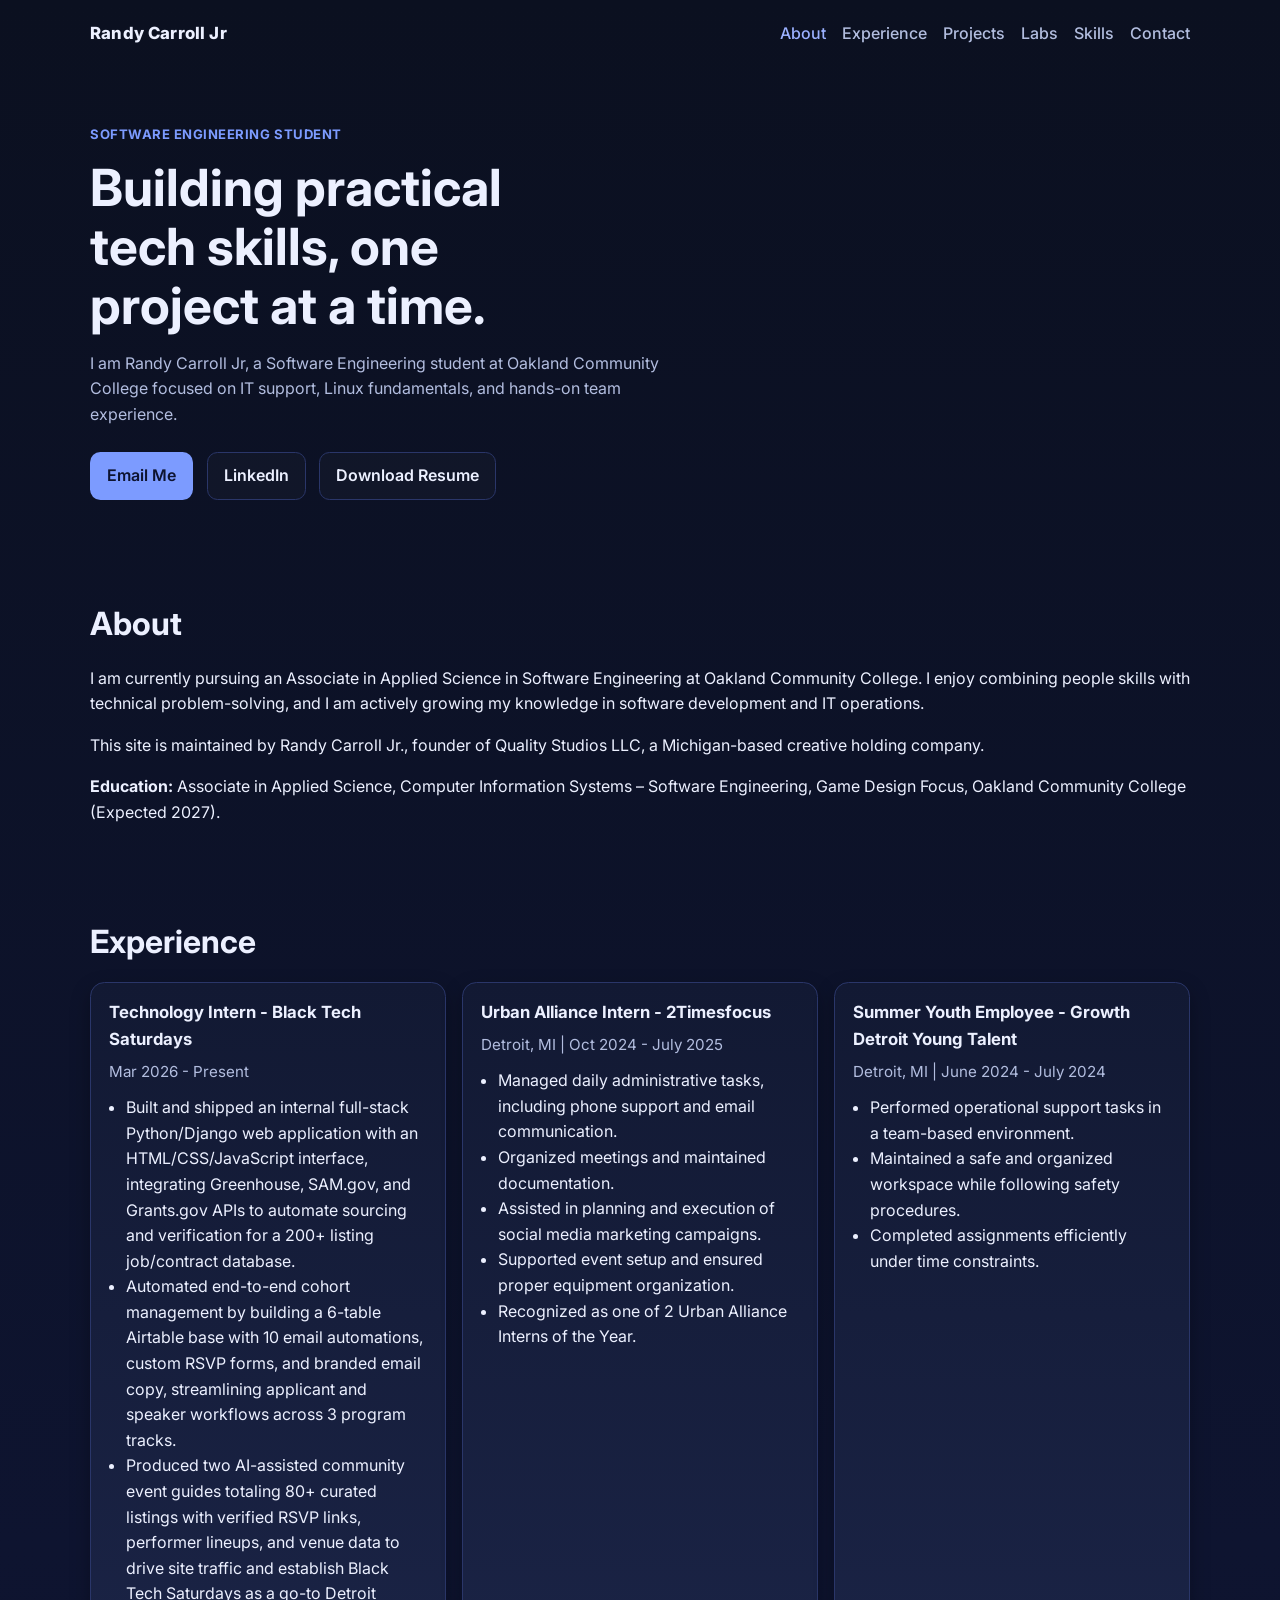
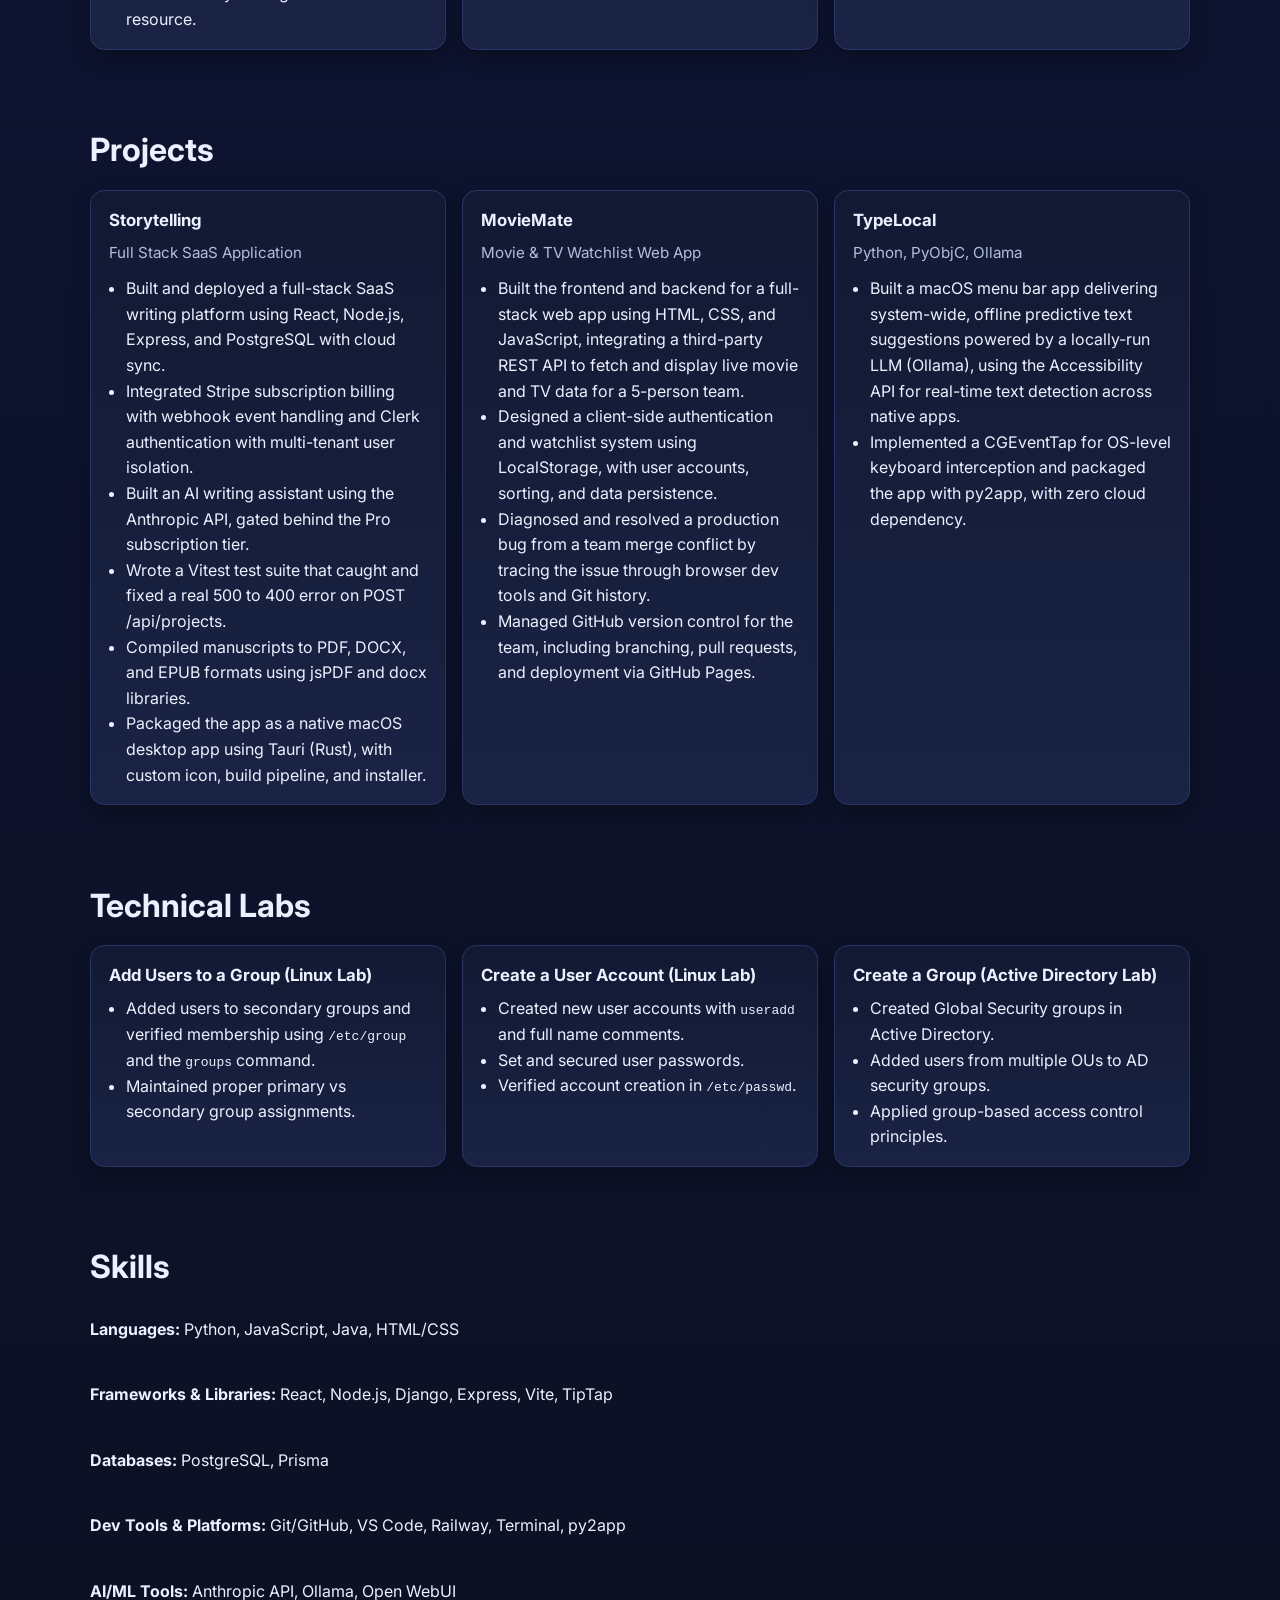
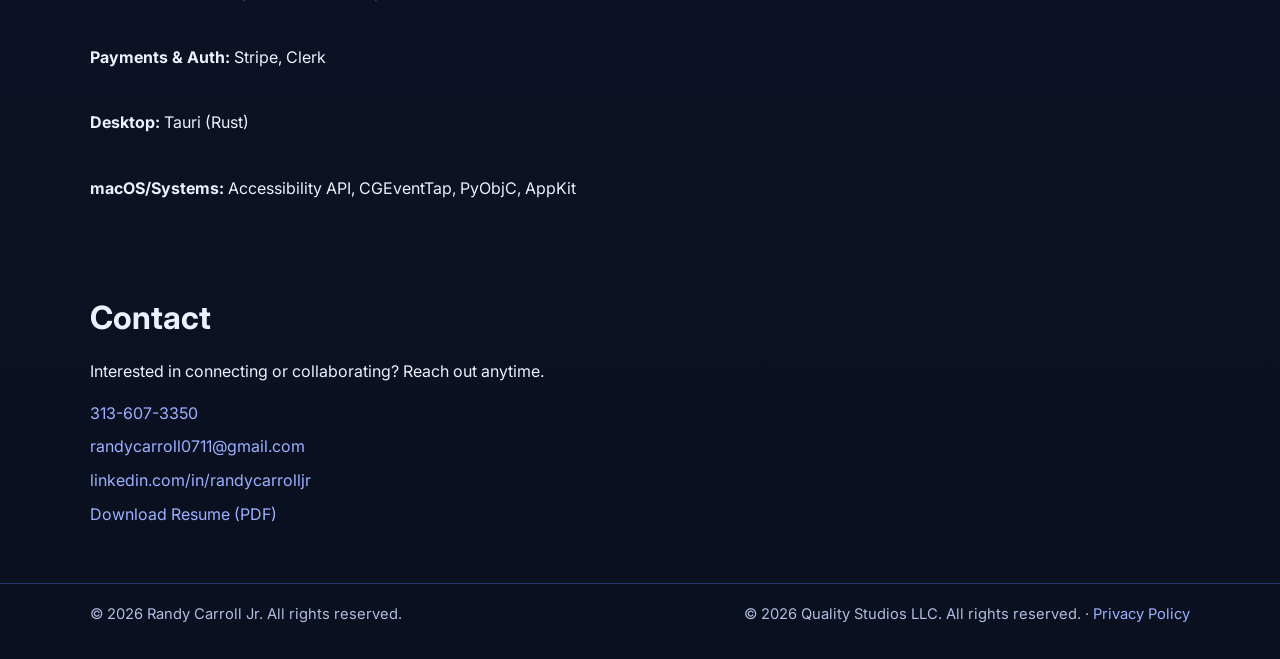
<file: index.html>
<!doctype html>
<html lang="en">
  <head>
    <meta charset="UTF-8" />
    <meta name="viewport" content="width=device-width, initial-scale=1.0" />
    <title>Randy Carroll Jr | Quality Studios LLC</title>
    <meta
      name="description"
      content="Personal website for Randy Carroll Jr, Software Engineering student and founder of Quality Studios LLC."
    />
    <link rel="preconnect" href="https://fonts.googleapis.com" />
    <link rel="preconnect" href="https://fonts.gstatic.com" crossorigin />
    <link
      href="https://fonts.googleapis.com/css2?family=Inter:wght@400;500;600;700;800&display=swap"
      rel="stylesheet"
    />
    <link rel="stylesheet" href="styles.css" />
  </head>
  <body>
    <a class="skip-link" href="#main-content">Skip to main content</a>
    <header class="hero">
      <nav class="nav container">
        <a class="logo" href="#top">Randy Carroll Jr</a>
        <div class="nav-links">
          <a href="#about">About</a>
          <a href="#experience">Experience</a>
          <a href="#projects">Projects</a>
          <a href="#labs">Labs</a>
          <a href="#skills">Skills</a>
          <a href="#contact">Contact</a>
        </div>
      </nav>
      <div class="hero-content container" id="top">
        <p class="eyebrow">Software Engineering Student</p>
        <h1>Building practical tech skills, one project at a time.</h1>
        <p class="hero-text">
          I am Randy Carroll Jr, a Software Engineering student at Oakland Community College
          focused on IT support, Linux fundamentals, and hands-on team experience.
        </p>
        <div class="hero-actions">
          <a class="btn btn-primary" href="mailto:randycarroll0711@gmail.com">Email Me</a>
          <a class="btn btn-secondary" href="https://linkedin.com/in/randycarrolljr" target="_blank" rel="noreferrer">LinkedIn</a>
          <a class="btn btn-secondary" href="resume.pdf" download>Download Resume</a>
        </div>
      </div>
    </header>

    <main id="main-content">
      <section class="section container reveal" id="about">
        <h2>About</h2>
        <p>
          I am currently pursuing an Associate in Applied Science in Software Engineering at
          Oakland Community College. I enjoy combining people skills with technical problem-solving,
          and I am actively growing my knowledge in software development and IT operations.
        </p>
        <p>
          This site is maintained by Randy Carroll Jr., founder of Quality Studios LLC, a
          Michigan-based creative holding company.
        </p>
        <p>
          <strong>Education:</strong> Associate in Applied Science, Computer Information Systems –
          Software Engineering, Game Design Focus, Oakland Community College (Expected 2027).
        </p>
      </section>

      <section class="section container reveal" id="experience">
        <h2>Experience</h2>
        <div class="card-grid">
          <article class="card">
            <h3>Technology Intern - Black Tech Saturdays</h3>
            <p class="meta">Mar 2026 - Present</p>
            <ul>
              <li>Built and shipped an internal full-stack Python/Django web application with an HTML/CSS/JavaScript interface, integrating Greenhouse, SAM.gov, and Grants.gov APIs to automate sourcing and verification for a 200+ listing job/contract database.</li>
              <li>Automated end-to-end cohort management by building a 6-table Airtable base with 10 email automations, custom RSVP forms, and branded email copy, streamlining applicant and speaker workflows across 3 program tracks.</li>
              <li>Produced two AI-assisted community event guides totaling 80+ curated listings with verified RSVP links, performer lineups, and venue data to drive site traffic and establish Black Tech Saturdays as a go-to Detroit resource.</li>
            </ul>
          </article>

          <article class="card">
            <h3>Urban Alliance Intern - 2Timesfocus</h3>
            <p class="meta">Detroit, MI | Oct 2024 - July 2025</p>
            <ul>
              <li>Managed daily administrative tasks, including phone support and email communication.</li>
              <li>Organized meetings and maintained documentation.</li>
              <li>Assisted in planning and execution of social media marketing campaigns.</li>
              <li>Supported event setup and ensured proper equipment organization.</li>
              <li>Recognized as one of 2 Urban Alliance Interns of the Year.</li>
            </ul>
          </article>

          <article class="card">
            <h3>Summer Youth Employee - Growth Detroit Young Talent</h3>
            <p class="meta">Detroit, MI | June 2024 - July 2024</p>
            <ul>
              <li>Performed operational support tasks in a team-based environment.</li>
              <li>Maintained a safe and organized workspace while following safety procedures.</li>
              <li>Completed assignments efficiently under time constraints.</li>
            </ul>
          </article>
        </div>
      </section>

      <section class="section container reveal" id="projects">
        <h2>Projects</h2>
        <div class="card-grid">
          <article class="card">
            <h3>Storytelling</h3>
            <p class="meta">Full Stack SaaS Application</p>
            <ul>
              <li>Built and deployed a full-stack SaaS writing platform using React, Node.js, Express, and PostgreSQL with cloud sync.</li>
              <li>Integrated Stripe subscription billing with webhook event handling and Clerk authentication with multi-tenant user isolation.</li>
              <li>Built an AI writing assistant using the Anthropic API, gated behind the Pro subscription tier.</li>
              <li>Wrote a Vitest test suite that caught and fixed a real 500 to 400 error on POST /api/projects.</li>
              <li>Compiled manuscripts to PDF, DOCX, and EPUB formats using jsPDF and docx libraries.</li>
              <li>Packaged the app as a native macOS desktop app using Tauri (Rust), with custom icon, build pipeline, and installer.</li>
            </ul>
          </article>

          <article class="card">
            <h3>MovieMate</h3>
            <p class="meta">Movie &amp; TV Watchlist Web App</p>
            <ul>
              <li>Built the frontend and backend for a full-stack web app using HTML, CSS, and JavaScript, integrating a third-party REST API to fetch and display live movie and TV data for a 5-person team.</li>
              <li>Designed a client-side authentication and watchlist system using LocalStorage, with user accounts, sorting, and data persistence.</li>
              <li>Diagnosed and resolved a production bug from a team merge conflict by tracing the issue through browser dev tools and Git history.</li>
              <li>Managed GitHub version control for the team, including branching, pull requests, and deployment via GitHub Pages.</li>
            </ul>
          </article>

          <article class="card">
            <h3>TypeLocal</h3>
            <p class="meta">Python, PyObjC, Ollama</p>
            <ul>
              <li>Built a macOS menu bar app delivering system-wide, offline predictive text suggestions powered by a locally-run LLM (Ollama), using the Accessibility API for real-time text detection across native apps.</li>
              <li>Implemented a CGEventTap for OS-level keyboard interception and packaged the app with py2app, with zero cloud dependency.</li>
            </ul>
          </article>
        </div>
      </section>

      <section class="section container reveal" id="labs">
        <h2>Technical Labs</h2>
        <div class="card-grid">
          <article class="card">
            <h3>Add Users to a Group (Linux Lab)</h3>
            <ul>
              <li>Added users to secondary groups and verified membership using <code>/etc/group</code> and the <code>groups</code> command.</li>
              <li>Maintained proper primary vs secondary group assignments.</li>
            </ul>
          </article>

          <article class="card">
            <h3>Create a User Account (Linux Lab)</h3>
            <ul>
              <li>Created new user accounts with <code>useradd</code> and full name comments.</li>
              <li>Set and secured user passwords.</li>
              <li>Verified account creation in <code>/etc/passwd</code>.</li>
            </ul>
          </article>

          <article class="card">
            <h3>Create a Group (Active Directory Lab)</h3>
            <ul>
              <li>Created Global Security groups in Active Directory.</li>
              <li>Added users from multiple OUs to AD security groups.</li>
              <li>Applied group-based access control principles.</li>
            </ul>
          </article>
        </div>
      </section>

      <section class="section container reveal" id="skills">
        <h2>Skills</h2>
        <div class="skills">
          <p><strong>Languages:</strong> Python, JavaScript, Java, HTML/CSS</p>
          <p><strong>Frameworks &amp; Libraries:</strong> React, Node.js, Django, Express, Vite, TipTap</p>
          <p><strong>Databases:</strong> PostgreSQL, Prisma</p>
          <p><strong>Dev Tools &amp; Platforms:</strong> Git/GitHub, VS Code, Railway, Terminal, py2app</p>
          <p><strong>AI/ML Tools:</strong> Anthropic API, Ollama, Open WebUI</p>
          <p><strong>Payments &amp; Auth:</strong> Stripe, Clerk</p>
          <p><strong>Desktop:</strong> Tauri (Rust)</p>
          <p><strong>macOS/Systems:</strong> Accessibility API, CGEventTap, PyObjC, AppKit</p>
        </div>
      </section>

      <section class="section container reveal" id="contact">
        <h2>Contact</h2>
        <p>Interested in connecting or collaborating? Reach out anytime.</p>
        <div class="contact-list">
          <a href="tel:+13136073350">313-607-3350</a>
          <a href="mailto:randycarroll0711@gmail.com">randycarroll0711@gmail.com</a>
          <a href="https://linkedin.com/in/randycarrolljr" target="_blank" rel="noreferrer">linkedin.com/in/randycarrolljr</a>
          <a href="resume.pdf" download>Download Resume (PDF)</a>
        </div>
      </section>
    </main>

    <footer class="footer">
      <div class="container footer-content">
        <p>© <span id="year"></span> Randy Carroll Jr. All rights reserved.</p>
        <p class="footer-secondary">© 2026 Quality Studios LLC. All rights reserved. · <a href="privacy.html">Privacy Policy</a></p>
      </div>
    </footer>

    <button class="back-to-top" id="backToTop" aria-label="Back to top">Top</button>

    <script src="script.js" defer></script>
  </body>
</html>
</file>
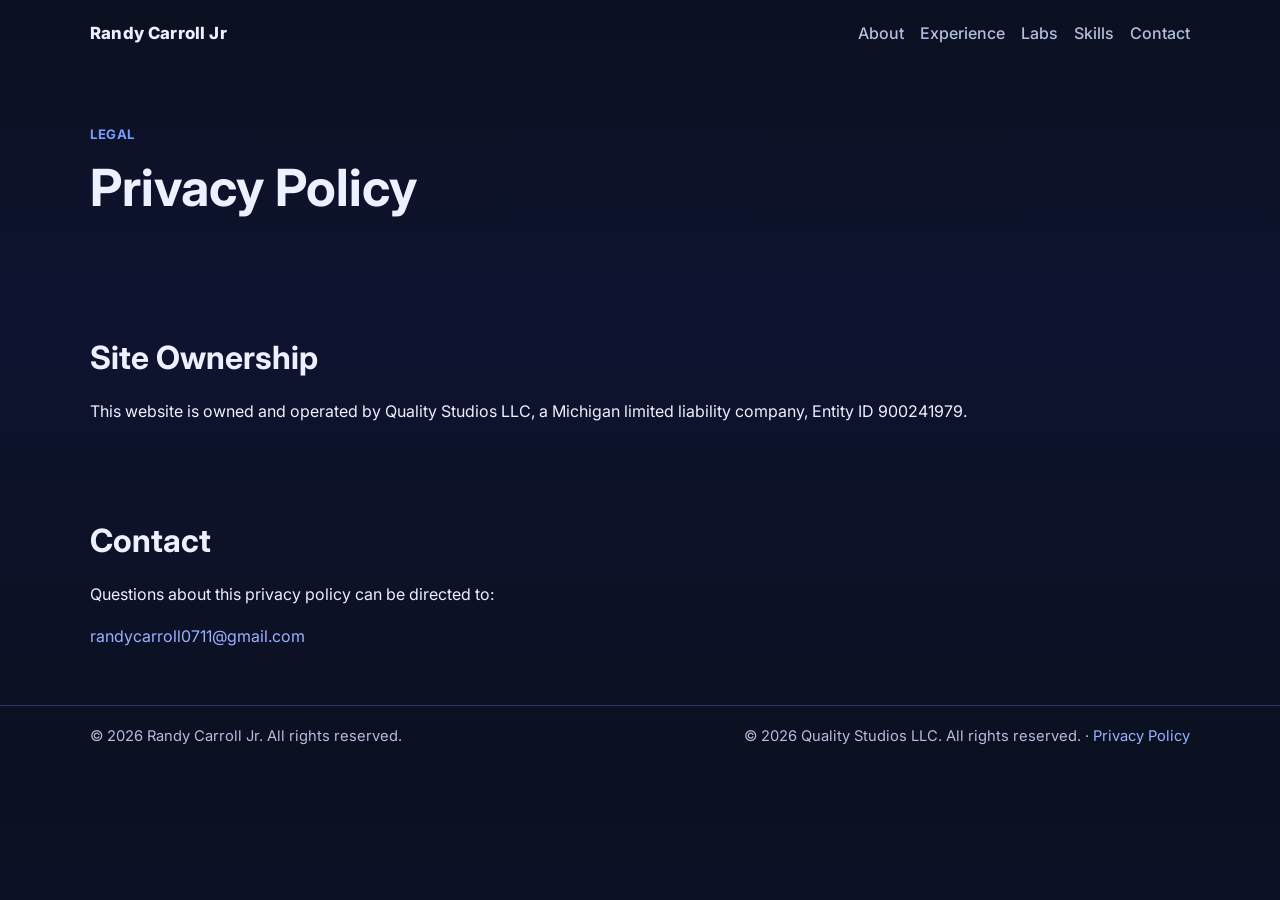
<file: privacy.html>
<!doctype html>
<html lang="en">
  <head>
    <meta charset="UTF-8" />
    <meta name="viewport" content="width=device-width, initial-scale=1.0" />
    <title>Privacy Policy | Randy Carroll Jr</title>
    <meta
      name="description"
      content="Privacy policy for this website, owned and operated by Quality Studios LLC."
    />
    <link rel="preconnect" href="https://fonts.googleapis.com" />
    <link rel="preconnect" href="https://fonts.gstatic.com" crossorigin />
    <link
      href="https://fonts.googleapis.com/css2?family=Inter:wght@400;500;600;700;800&display=swap"
      rel="stylesheet"
    />
    <link rel="stylesheet" href="styles.css" />
  </head>
  <body>
    <a class="skip-link" href="#main-content">Skip to main content</a>
    <header class="hero">
      <nav class="nav container">
        <a class="logo" href="index.html">Randy Carroll Jr</a>
        <div class="nav-links">
          <a href="index.html#about">About</a>
          <a href="index.html#experience">Experience</a>
          <a href="index.html#labs">Labs</a>
          <a href="index.html#skills">Skills</a>
          <a href="index.html#contact">Contact</a>
        </div>
      </nav>
      <div class="hero-content container">
        <p class="eyebrow">Legal</p>
        <h1>Privacy Policy</h1>
      </div>
    </header>

    <main id="main-content">
      <section class="section container">
        <h2>Site Ownership</h2>
        <p>
          This website is owned and operated by Quality Studios LLC, a Michigan limited
          liability company, Entity ID 900241979.
        </p>
      </section>

      <section class="section container">
        <h2>Contact</h2>
        <p>Questions about this privacy policy can be directed to:</p>
        <div class="contact-list">
          <a href="mailto:randycarroll0711@gmail.com">randycarroll0711@gmail.com</a>
        </div>
      </section>
    </main>

    <footer class="footer">
      <div class="container footer-content">
        <p>© <span id="year"></span> Randy Carroll Jr. All rights reserved.</p>
        <p class="footer-secondary">© 2026 Quality Studios LLC. All rights reserved. · <a href="privacy.html">Privacy Policy</a></p>
      </div>
    </footer>

    <button class="back-to-top" id="backToTop" aria-label="Back to top">Top</button>

    <script src="script.js" defer></script>
  </body>
</html>
</file>
<file: styles.css>
:root {
  --bg: #0b1020;
  --surface: #121933;
  --surface-2: #1a2345;
  --text: #ecf0ff;
  --muted: #b2bddf;
  --primary: #7c9bff;
  --primary-strong: #9bb1ff;
  --border: #2a3669;
  --shadow: rgba(0, 0, 0, 0.28);
}

* {
  box-sizing: border-box;
}

html {
  scroll-behavior: smooth;
}

html,
body {
  margin: 0;
  padding: 0;
  font-family: "Inter", system-ui, -apple-system, Segoe UI, Roboto, sans-serif;
  background: linear-gradient(180deg, #0b1020 0%, #0e1430 40%, #0b1020 100%);
  color: var(--text);
  line-height: 1.6;
}

a {
  color: var(--primary-strong);
  text-decoration: none;
}

a:hover {
  text-decoration: underline;
}

a:focus-visible,
button:focus-visible {
  outline: 2px solid var(--primary);
  outline-offset: 3px;
  border-radius: 0.25rem;
}

@media (prefers-reduced-motion: reduce) {
  html {
    scroll-behavior: auto;
  }

  .reveal {
    transition: none;
  }
}

.container {
  width: min(1100px, 92%);
  margin: 0 auto;
}

.skip-link {
  position: absolute;
  top: -100%;
  left: 1rem;
  z-index: 1000;
  background: var(--surface-2);
  color: var(--text);
  border: 1px solid var(--border);
  border-radius: 0.5rem;
  padding: 0.65rem 1rem;
  font-weight: 600;
  transition: top 0.2s ease;
}

.skip-link:focus {
  top: 1rem;
}

.hero {
  padding: 1.25rem 0 3rem;
}

.nav {
  display: flex;
  align-items: center;
  justify-content: space-between;
  gap: 1rem;
}

.logo {
  color: var(--text);
  font-weight: 800;
  font-size: 1.05rem;
  letter-spacing: 0.01em;
}

.nav-links {
  display: flex;
  flex-wrap: wrap;
  gap: 1rem;
}

.nav-links a {
  color: var(--muted);
  font-weight: 500;
  transition: color 0.2s ease;
}

.nav-links a.active {
  color: var(--primary-strong);
}

.hero-content {
  padding-top: 4rem;
}

.eyebrow {
  color: var(--primary);
  font-weight: 700;
  letter-spacing: 0.04em;
  text-transform: uppercase;
  font-size: 0.82rem;
}

h1 {
  font-size: clamp(2rem, 5vw, 3.2rem);
  line-height: 1.15;
  margin: 0.4rem 0 1rem;
  max-width: 14ch;
}

.hero-text {
  max-width: 62ch;
  color: var(--muted);
}

.hero-actions {
  display: flex;
  flex-wrap: wrap;
  gap: 0.85rem;
  margin-top: 1.5rem;
}

.btn {
  display: inline-block;
  padding: 0.65rem 1rem;
  border-radius: 0.65rem;
  font-weight: 600;
  border: 1px solid transparent;
  transition: background 0.2s ease, transform 0.15s ease;
}

.btn:active {
  transform: translateY(1px);
}

.btn-primary {
  background: var(--primary);
  color: #0d1330;
}

.btn-primary:hover {
  background: #9db2ff;
  text-decoration: none;
}

.btn-secondary {
  border-color: var(--border);
  color: var(--text);
  background: rgba(255, 255, 255, 0.02);
}

.btn-secondary:hover {
  background: rgba(255, 255, 255, 0.08);
  text-decoration: none;
}

.section {
  padding: 1.5rem 0;
}

.reveal {
  opacity: 0;
  transform: translateY(14px);
  transition: opacity 0.45s ease, transform 0.45s ease;
}

.reveal.visible {
  opacity: 1;
  transform: translateY(0);
}

h2 {
  font-size: clamp(1.4rem, 3vw, 2rem);
  margin-bottom: 0.5rem;
}

.card-grid {
  display: grid;
  gap: 1rem;
  grid-template-columns: repeat(auto-fit, minmax(250px, 1fr));
  margin-top: 0.9rem;
}

.card {
  background: linear-gradient(180deg, var(--surface) 0%, var(--surface-2) 100%);
  border: 1px solid var(--border);
  border-radius: 0.9rem;
  padding: 1rem 1.1rem;
  box-shadow: 0 8px 20px var(--shadow);
  transition: transform 0.2s ease, border-color 0.2s ease, box-shadow 0.2s ease;
}

.card:hover {
  transform: translateY(-3px);
  border-color: var(--primary);
  box-shadow: 0 12px 28px var(--shadow);
}

.card h3 {
  margin-top: 0;
  margin-bottom: 0.45rem;
  font-size: 1.05rem;
}

.meta {
  color: var(--muted);
  margin-top: 0;
  margin-bottom: 0.7rem;
  font-size: 0.95rem;
}

ul {
  margin: 0;
  padding-left: 1.1rem;
}

.skills,
.contact-list {
  display: grid;
  gap: 0.5rem;
}

.footer {
  border-top: 1px solid var(--border);
  margin-top: 2rem;
  padding: 1.2rem 0 2rem;
  color: var(--muted);
  font-size: 0.92rem;
}

.footer-content {
  display: flex;
  flex-wrap: wrap;
  justify-content: space-between;
  gap: 0.35rem 1.5rem;
}

.footer-content p {
  margin: 0;
}

.footer-secondary {
  color: var(--muted);
}

.back-to-top {
  position: fixed;
  right: 1rem;
  bottom: 1rem;
  min-width: 44px;
  min-height: 44px;
  border: 1px solid var(--border);
  background: var(--surface-2);
  color: var(--text);
  border-radius: 999px;
  padding: 0.6rem 1rem;
  font-weight: 600;
  cursor: pointer;
  opacity: 0;
  pointer-events: none;
  transition: opacity 0.2s ease, background 0.2s ease, border-color 0.2s ease;
}

.back-to-top.show {
  opacity: 1;
  pointer-events: auto;
}

.back-to-top:hover {
  background: var(--surface);
  border-color: var(--primary);
}

@media (max-width: 700px) {
  .nav {
    flex-direction: column;
    align-items: flex-start;
  }

  .hero-content {
    padding-top: 2.2rem;
  }

  .footer-content {
    flex-direction: column;
    gap: 0.5rem;
  }
}
</file>
